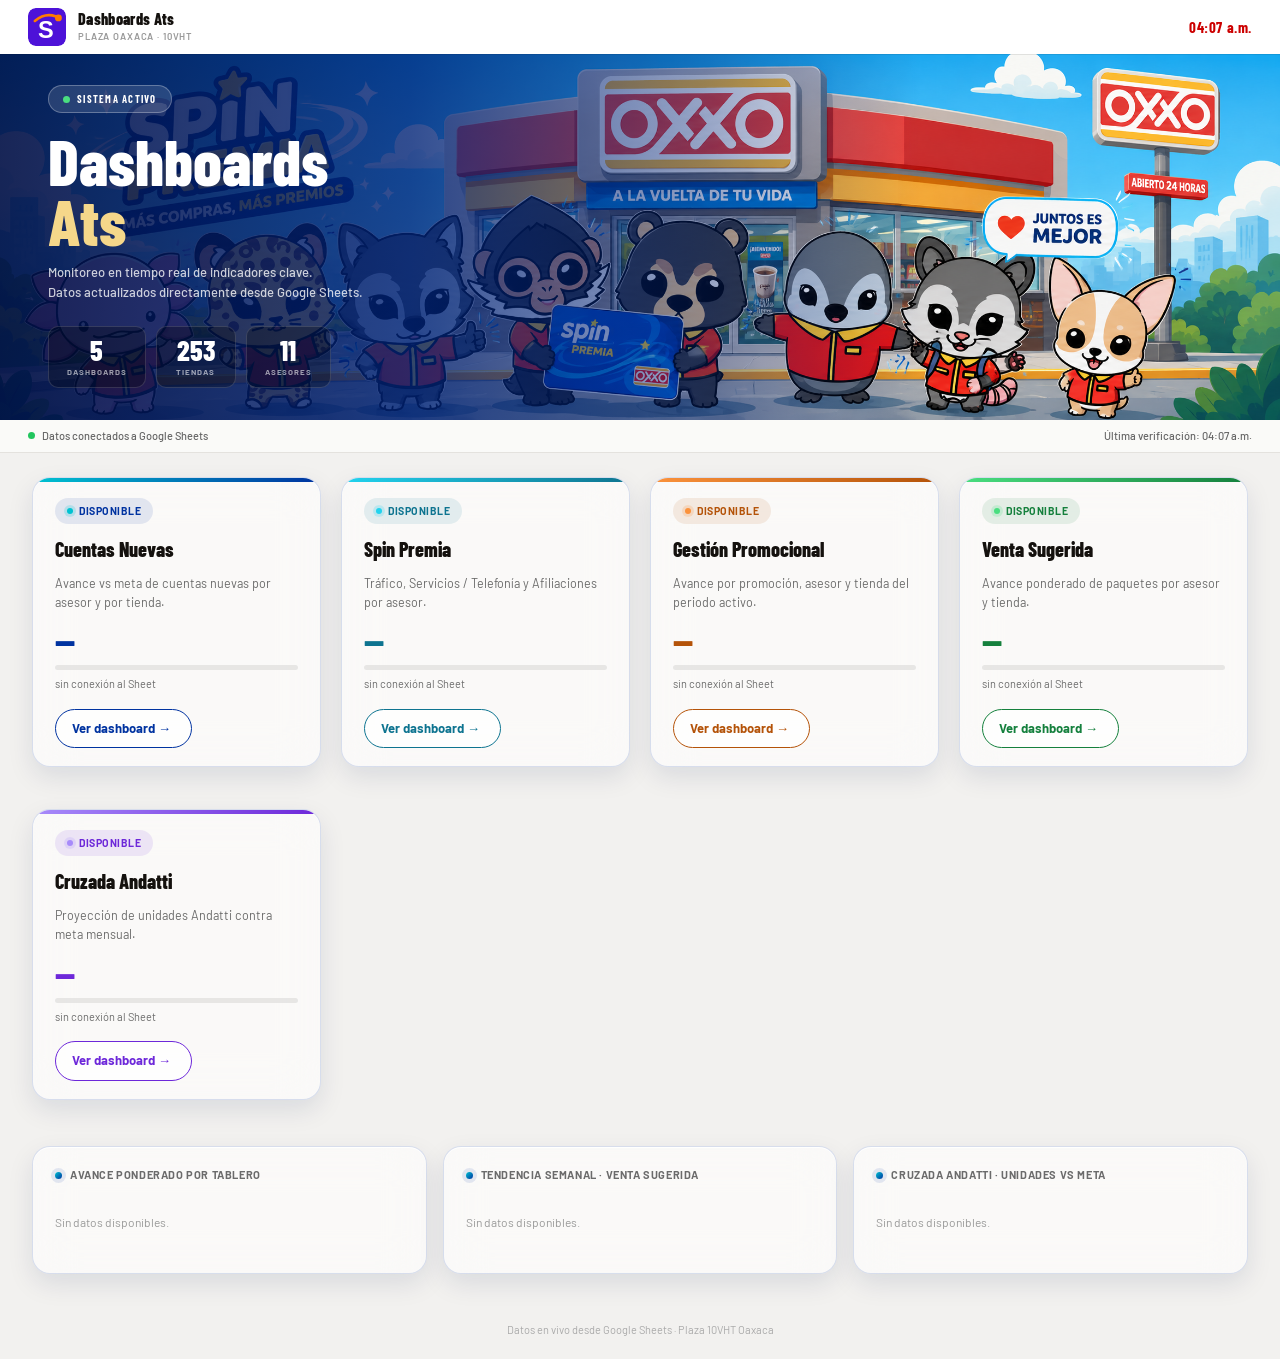
<file: index.html>
<!DOCTYPE html>
<html lang="es">
<head>
<meta charset="UTF-8">
<meta name="viewport" content="width=device-width, initial-scale=1.0">
<title>Dashboards Ats · SPIN BY OXXO Plaza Oaxaca</title>
<link rel="icon" href="spin-s.svg">
<link rel="preconnect" href="https://fonts.googleapis.com">
<link rel="preconnect" href="https://fonts.gstatic.com" crossorigin>
<link rel="stylesheet" href="https://fonts.googleapis.com/css2?family=Barlow+Condensed:wght@600;700;800&family=Barlow:wght@400;500;600;700&display=swap">
<link rel="stylesheet" href="styles.css">
<style>
/* ── Hub-page overrides (solo lo que difiere del sistema de dashboards) ── */
/* Full-bleed: sin el max-width/padding que styles.css da a los dashboards */
body { background: #F2F1EF; max-width: none; padding: 0; }

/* Header propio — no hereda el glass panel de styles.css (que aplica a <header>) */
.hub-header{
  display:flex;align-items:center;justify-content:space-between;
  padding:0 28px;height:54px;background:#fff;
  box-shadow:0 1px 0 rgba(0,0,0,.09);
  position:sticky;top:0;z-index:200;
  border-radius:0;margin-bottom:0;border:none;
  backdrop-filter:none;-webkit-backdrop-filter:none;
}
.hub-header::before{display:none}
.hub-header-left{display:flex;align-items:center;gap:12px}
.hub-logo-box{width:38px;height:38px;flex-shrink:0}
.hub-logo-box img{width:100%;height:100%;display:block;border-radius:8px}
.hub-brand-title{
  font-family:'Barlow Condensed',sans-serif;font-size:16px;font-weight:800;
  color:#14110E;letter-spacing:.02em;line-height:1;
}
.hub-brand-sub{font-size:9.5px;font-weight:600;color:#999;letter-spacing:.09em;text-transform:uppercase;margin-top:2px}
.hub-clock{
  font-family:'Barlow Condensed',sans-serif;font-size:15px;font-weight:700;
  color:#CC0000;letter-spacing:.04em;
}

/* ── HERO ── */
.hub-hero{position:relative;overflow:hidden;display:block;}
.hub-banner{display:block;width:100%;height:auto;}

/* Gradiente azul cubre el lado izquierdo para legibilidad del texto */
.hub-hero-overlay{
  position:absolute;inset:0;z-index:1;
  background:linear-gradient(90deg,
    rgba(0,15,70,.90) 0%,
    rgba(0,35,120,.80) 32%,
    rgba(0,35,120,.40) 55%,
    transparent 72%);
}
.hub-hero-content{
  position:absolute;inset:0;z-index:2;
  padding:36px 48px;
  display:flex;flex-direction:column;justify-content:center;
  max-width:580px;
}
.hub-badge{
  display:inline-flex;align-items:center;gap:7px;
  background:rgba(255,255,255,.13);border:1px solid rgba(255,255,255,.28);
  border-radius:20px;padding:5px 14px;margin-bottom:18px;width:max-content;
  font-family:'Barlow Condensed',sans-serif;font-size:10.5px;font-weight:700;
  color:#fff;letter-spacing:.12em;text-transform:uppercase;
}
.hub-badge-dot{width:7px;height:7px;border-radius:50%;background:#4ADE80;animation:pulse 2s infinite;flex-shrink:0}
@keyframes pulse{0%,100%{opacity:1}50%{opacity:.4}}
.hub-hero-title{
  font-family:'Barlow Condensed',sans-serif;
  font-size:clamp(48px,5vw,80px);font-weight:800;
  line-height:.93;color:#fff;margin-bottom:12px;
}
.hub-hero-title .accent{color:#F5D78A;display:block}
.hub-hero-desc{
  font-size:13px;font-weight:500;color:rgba(255,255,255,.78);
  line-height:1.55;margin-bottom:24px;max-width:400px;
}
.hub-stats{display:flex;gap:10px;flex-wrap:wrap}
.hub-stat{
  background:rgba(0,0,0,.28);border:1px solid rgba(255,255,255,.14);
  border-radius:10px;padding:9px 18px;
  display:flex;flex-direction:column;align-items:center;min-width:80px;
}
.hub-stat-n{font-family:'Barlow Condensed',sans-serif;font-size:28px;font-weight:800;color:#fff;line-height:1;}
.hub-stat-l{font-size:8px;font-weight:700;color:rgba(255,255,255,.6);letter-spacing:.12em;text-transform:uppercase;margin-top:2px}

/* ── STATUS BAR ── */
.hub-statusbar{
  display:flex;align-items:center;justify-content:space-between;
  background:#FAFAF8;border-bottom:1px solid #E4E2DE;
  padding:8px 28px;font-size:11px;font-weight:500;color:#666;
}
.hub-status-live{display:flex;align-items:center;gap:7px}
.hub-status-dot{width:7px;height:7px;border-radius:50%;background:#22C55E;flex-shrink:0}

/* Grid y footer */
.dash-grid{padding:24px 32px;margin:0}

/* Métrica en vivo dentro de cada card */
.dash-metric{width:100%;margin:2px 0 6px}
.dash-metric-val{
  font-family:'Barlow Condensed',sans-serif;font-size:34px;font-weight:800;
  line-height:1;color:var(--dash-azul,var(--azul));font-variant-numeric:tabular-nums;
}
.dash-metric-bar{height:5px;border-radius:99px;background:rgba(10,10,10,.08);margin-top:8px;overflow:hidden}
.dash-metric-bar i{
  display:block;height:100%;width:0;border-radius:99px;
  background:linear-gradient(90deg,var(--dash-azul2,var(--azul2)),var(--dash-azul,var(--azul)));
  transition:width .8s cubic-bezier(.2,.8,.2,1);
}
.dash-metric-sub{font-size:11px;color:var(--gris,#6B6B6B);margin-top:6px}

/* Gráficas del resumen */
.hub-charts{
  display:grid;grid-template-columns:repeat(3,1fr);gap:16px;
  padding:0 32px;margin:0;
}
.hub-charts .card.mini{margin-bottom:0}
.hub-chart-empty{font-size:12px;color:#999;padding:24px 0}
@media(max-width:1080px){.hub-charts{grid-template-columns:1fr}}
.hub-footer{text-align:center;padding:20px;font-size:11px;color:#aaa}

@media(max-width:700px){
  .hub-hero-content{padding:24px 20px;max-width:100%}
  .hub-header{padding:0 16px}
  .hub-statusbar{padding:8px 16px}
  .dash-grid{padding:16px}
  .hub-hero-overlay{background:rgba(0,15,70,.82)}
}
</style>
</head>
<body>

<!-- ── HEADER ── -->
<div class="hub-header" role="banner">
  <div class="hub-header-left">
    <div class="hub-logo-box">
      <img src="spin-s.svg" alt="SPIN">
    </div>
    <div>
      <div class="hub-brand-title">Dashboards Ats</div>
      <div class="hub-brand-sub">Plaza Oaxaca · 10VHT</div>
    </div>
  </div>
  <span class="hub-clock" id="hubClock"></span>
</div>

<!-- ── HERO ── -->
<section class="hub-hero">
  <img class="hub-banner" src="banner.png" alt="SPIN PREMIA · Plaza Oaxaca">
  <div class="hub-hero-overlay"></div>
  <div class="hub-hero-content">
    <div class="hub-badge">
      <span class="hub-badge-dot"></span>
      Sistema activo
    </div>
    <h1 class="hub-hero-title">
      Dashboards
      <span class="accent">Ats</span>
    </h1>
    <p class="hub-hero-desc">
      Monitoreo en tiempo real de indicadores clave.<br>
      Datos actualizados directamente desde Google Sheets.
    </p>
    <div class="hub-stats">
      <div class="hub-stat">
        <span class="hub-stat-n">5</span>
        <span class="hub-stat-l">Dashboards</span>
      </div>
      <div class="hub-stat">
        <span class="hub-stat-n">253</span>
        <span class="hub-stat-l">Tiendas</span>
      </div>
      <div class="hub-stat">
        <span class="hub-stat-n">11</span>
        <span class="hub-stat-l">Asesores</span>
      </div>
    </div>
  </div>
</section>

<!-- ── STATUS BAR ── -->
<div class="hub-statusbar">
  <div class="hub-status-live">
    <span class="hub-status-dot"></span>
    <span>Datos conectados a Google Sheets</span>
  </div>
  <span id="hubLastCheck">Última verificación: —</span>
</div>

<!-- ── DASHBOARD CARDS ── -->
<div class="dash-grid">
  <div class="card mini dash-card" style="--dash-azul:#0033A0;--dash-azul2:#00C2D1">
    <span class="dash-status live">Disponible</span>
    <div class="dash-name">Cuentas Nuevas</div>
    <p class="dash-desc">Avance vs meta de cuentas nuevas por asesor y por tienda.</p>
    <div class="dash-metric" id="rd1">
      <div class="dash-metric-val">…</div>
      <div class="dash-metric-bar"><i></i></div>
      <div class="dash-metric-sub">cargando…</div>
    </div>
    <a class="btn-inicio" href="cuentas-nuevas.html">Ver dashboard →</a>
  </div>

  <div class="card mini dash-card" style="--dash-azul:#0E7490;--dash-azul2:#22D3EE">
    <span class="dash-status live">Disponible</span>
    <div class="dash-name">Spin Premia</div>
    <p class="dash-desc">Tráfico, Servicios / Telefonía y Afiliaciones por asesor.</p>
    <div class="dash-metric" id="rd2">
      <div class="dash-metric-val">…</div>
      <div class="dash-metric-bar"><i></i></div>
      <div class="dash-metric-sub">cargando…</div>
    </div>
    <a class="btn-inicio" href="spin-premia.html">Ver dashboard →</a>
  </div>

  <div class="card mini dash-card" style="--dash-azul:#B45309;--dash-azul2:#FB923C">
    <span class="dash-status live">Disponible</span>
    <div class="dash-name">Gestión Promocional</div>
    <p class="dash-desc">Avance por promoción, asesor y tienda del periodo activo.</p>
    <div class="dash-metric" id="rd3">
      <div class="dash-metric-val">…</div>
      <div class="dash-metric-bar"><i></i></div>
      <div class="dash-metric-sub">cargando…</div>
    </div>
    <a class="btn-inicio" href="dashboard3.html">Ver dashboard →</a>
  </div>

  <div class="card mini dash-card" style="--dash-azul:#15803D;--dash-azul2:#4ADE80">
    <span class="dash-status live">Disponible</span>
    <div class="dash-name">Venta Sugerida</div>
    <p class="dash-desc">Avance ponderado de paquetes por asesor y tienda.</p>
    <div class="dash-metric" id="rd4">
      <div class="dash-metric-val">…</div>
      <div class="dash-metric-bar"><i></i></div>
      <div class="dash-metric-sub">cargando…</div>
    </div>
    <a class="btn-inicio" href="dashboard4.html">Ver dashboard →</a>
  </div>

  <div class="card mini dash-card" style="--dash-azul:#6D28D9;--dash-azul2:#A78BFA">
    <span class="dash-status live">Disponible</span>
    <div class="dash-name">Cruzada Andatti</div>
    <p class="dash-desc">Proyección de unidades Andatti contra meta mensual.</p>
    <div class="dash-metric" id="rd5">
      <div class="dash-metric-val">…</div>
      <div class="dash-metric-bar"><i></i></div>
      <div class="dash-metric-sub">cargando…</div>
    </div>
    <a class="btn-inicio" href="dashboard5.html">Ver dashboard →</a>
  </div>
</div>

<!-- ── GRÁFICAS DEL RESUMEN ── -->
<div class="hub-charts">
  <div class="card mini">
    <h2>Avance ponderado por tablero</h2>
    <div id="chartAvance"><div class="hub-chart-empty">Cargando…</div></div>
  </div>
  <div class="card mini">
    <h2>Tendencia semanal · Venta Sugerida</h2>
    <div id="chartSemanal"><div class="hub-chart-empty">Cargando…</div></div>
  </div>
  <div class="card mini">
    <h2>Cruzada Andatti · unidades vs meta</h2>
    <div id="chartAndatti"><div class="hub-chart-empty">Cargando…</div></div>
  </div>
</div>

<footer class="hub-footer">Datos en vivo desde Google Sheets · Plaza 10VHT Oaxaca</footer>

<script>
function updateClock() {
  const now = new Date();
  let h = now.getHours(), m = now.getMinutes();
  const ampm = h >= 12 ? 'p.m.' : 'a.m.';
  h = h % 12 || 12;
  const t = `${String(h).padStart(2,'0')}:${String(m).padStart(2,'0')} ${ampm}`;
  document.getElementById('hubClock').textContent = t;
  document.getElementById('hubLastCheck').textContent = `Última verificación: ${t}`;
}
updateClock();
setInterval(updateClock, 30000);
</script>
<script src="hub-resumen.js"></script>
</body>
</html>
</file>
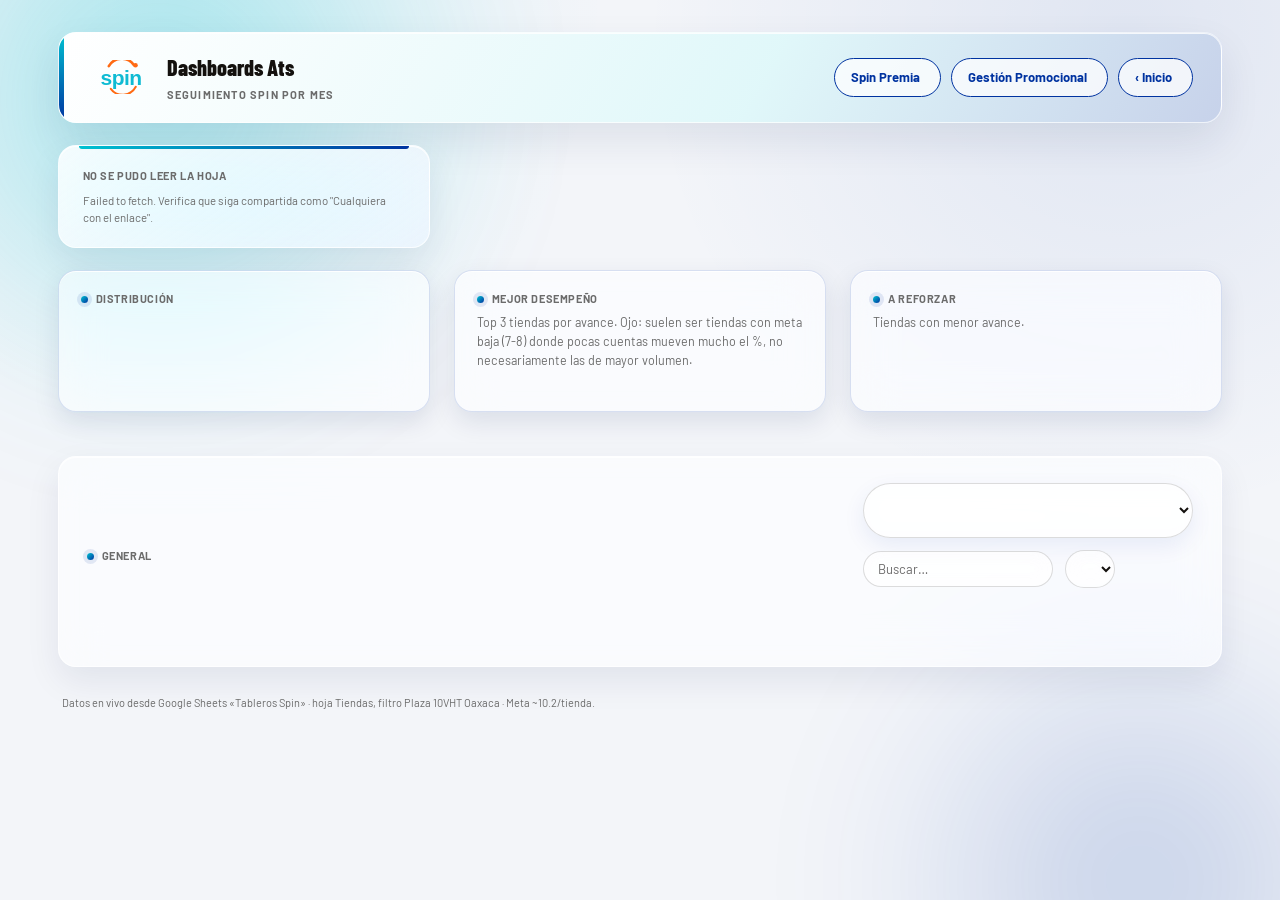
<file: cuentas-nuevas.html>
<!DOCTYPE html>
<html lang="es">
<head>
<meta charset="UTF-8">
<meta name="viewport" content="width=device-width, initial-scale=1.0">
<meta name="description" content="Dashboard de Cuentas Nuevas SPIN BY OXXO · Plaza Oaxaca. Avance vs meta por asesor y tienda, actualizado en vivo desde Google Sheets.">
<title>Dashboard SPIN BY OXXO · Plaza Oaxaca</title>
<link rel="icon" href="spin-s.svg">
<link rel="preconnect" href="https://fonts.googleapis.com">
<link rel="preconnect" href="https://fonts.gstatic.com" crossorigin>
<link rel="stylesheet" href="https://fonts.googleapis.com/css2?family=Barlow+Condensed:wght@600;700;800&family=Barlow:wght@400;500;600;700&display=swap">
<link rel="stylesheet" href="styles.css">
</head>
<body>
<div class="bg-glow" aria-hidden="true"></div>

<header>
  <div class="brand">
    <img class="logo-spin" src="spin-logo.svg" alt="SPIN">
    <div>
      <h1>Dashboards Ats</h1>
      <div class="sub">Seguimiento Spin por mes</div>
    </div>
  </div>
  <div class="nav-links">
    <a class="btn-inicio" href="spin-premia.html" title="Ir al dashboard de Avance Spin Premia">Spin Premia</a>
    <a class="btn-inicio" href="dashboard3.html" title="Ir al dashboard de Gestión Promocional">Gestión Promocional</a>
    <a class="btn-inicio" href="index.html" title="Volver al Centro de Dashboards">‹ Inicio</a>
  </div>
</header>

<section class="kpis kpis-4" id="kpis"></section>

<div class="insights-grid">
  <div class="card mini">
    <h2>Distribución</h2>
    <div class="hint" id="distHint"></div>
    <div class="donut-row" id="distDonut"></div>
  </div>
  <div class="card mini">
    <h2>Mejor desempeño</h2>
    <div class="hint">Top 3 tiendas por avance. Ojo: suelen ser tiendas con meta baja (7-8) donde pocas cuentas mueven mucho el %, no necesariamente las de mayor volumen.</div>
    <div id="topList"></div>
  </div>
  <div class="card mini">
    <h2>A reforzar</h2>
    <div class="hint">Tiendas con menor avance.</div>
    <div id="bottomList"></div>
  </div>
</div>

<div class="card">
  <div class="cardtop">
    <div>
      <h2 id="detailTitle">General</h2>
      <div class="hint" id="hint"></div>
    </div>
    <div class="tools">
      <select class="sortby" id="asesorFilter"></select>
      <input class="search" id="buscar" type="search" placeholder="Buscar…" autocomplete="off">
      <select class="sortby" id="orden"></select>
    </div>
  </div>
  <div class="general-gauge" id="generalGauge"></div>
  <div class="dist" id="dist"></div>
  <div id="alist"></div>
  <div class="empty" id="empty" hidden>Sin resultados con ese filtro.</div>
</div>

<footer>Datos en vivo desde Google Sheets «Tableros Spin» · hoja Tiendas, filtro Plaza 10VHT Oaxaca · Meta ~10.2/tienda.</footer>

<div class="modal-overlay" id="modalOverlay" hidden>
  <div class="modal" role="dialog" aria-modal="true" aria-labelledby="modalTitle">
    <div class="modal-head">
      <div>
        <h2 id="modalTitle" class="modal-title"></h2>
        <div class="hint" id="modalSub"></div>
      </div>
      <button class="modal-close" id="modalClose" aria-label="Cerrar">x</button>
    </div>
    <input class="search" id="modalBuscar" type="search" placeholder="Buscar tienda..." autocomplete="off">
    <div id="modalList" class="modal-list"></div>
  </div>
</div>
<div class="chart-tip" id="chartTip" hidden></div>

<script src="sheet.js"></script>
<script src="app.js"></script>
</body>
</html>
</file>
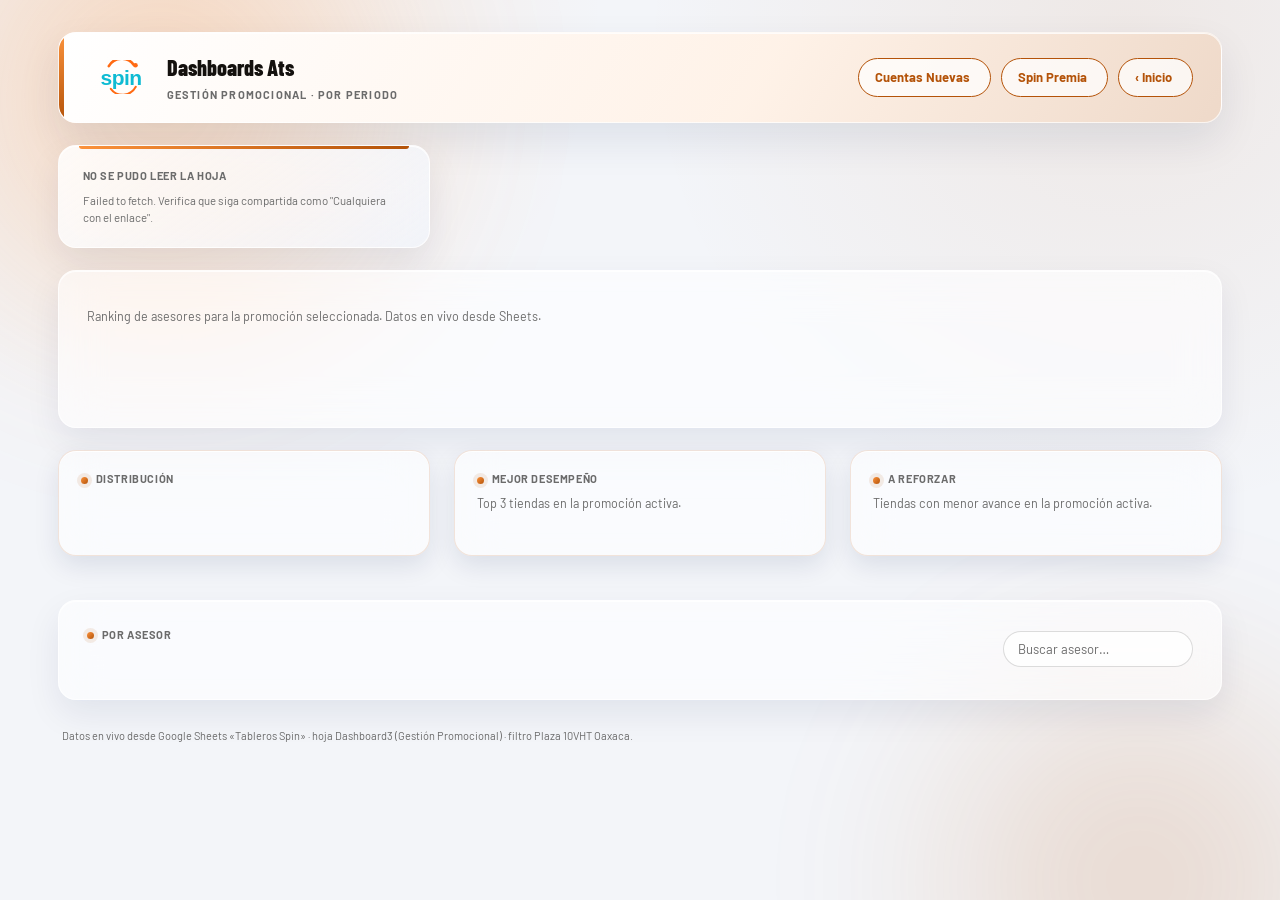
<file: dashboard3.html>
<!DOCTYPE html>
<html lang="es">
<head>
<meta charset="UTF-8">
<meta name="viewport" content="width=device-width, initial-scale=1.0">
<meta name="description" content="Dashboard de Gestión Promocional · Plaza Oaxaca. Avance por promoción, asesor y tienda, actualizado en vivo desde Google Sheets.">
<title>Gestión Promocional · Plaza Oaxaca</title>
<link rel="icon" href="spin-s.svg">
<link rel="preconnect" href="https://fonts.googleapis.com">
<link rel="preconnect" href="https://fonts.gstatic.com" crossorigin>
<link rel="stylesheet" href="https://fonts.googleapis.com/css2?family=Barlow+Condensed:wght@600;700;800&family=Barlow:wght@400;500;600;700&display=swap">
<link rel="stylesheet" href="styles.css">
<link rel="stylesheet" href="premia.css">
<style>:root{--azul:#B45309;--azul2:#FB923C}</style>
</head>
<body>
<div class="bg-glow" aria-hidden="true"></div>

<header>
  <div class="brand">
    <img class="logo-spin" src="spin-logo.svg" alt="SPIN">
    <div>
      <h1>Dashboards Ats</h1>
      <div class="sub">Gestión Promocional · por periodo</div>
    </div>
  </div>
  <div class="nav-links">
    <a class="btn-inicio" href="cuentas-nuevas.html" title="Ir al dashboard de Cuentas Nuevas">Cuentas Nuevas</a>
    <a class="btn-inicio" href="spin-premia.html" title="Ir al dashboard de Avance Spin Premia">Spin Premia</a>
    <a class="btn-inicio" href="index.html" title="Volver al Centro de Dashboards">‹ Inicio</a>
  </div>
</header>

<section class="kpis kpis-4" id="kpis"></section>

<div class="card">
  <div class="cardtop">
    <div>
      <div class="tabs" id="promoTabs"></div>
      <div class="hint">Ranking de asesores para la promoción seleccionada. Datos en vivo desde Sheets.</div>
    </div>
  </div>

  <div class="chart-wrap" id="chart"></div>
</div>

<div class="insights-grid">
  <div class="card mini">
    <h2>Distribución</h2>
    <div class="hint" id="distHint"></div>
    <div class="donut-row" id="distDonut"></div>
  </div>
  <div class="card mini">
    <h2>Mejor desempeño</h2>
    <div class="hint">Top 3 tiendas en la promoción activa.</div>
    <div id="topList"></div>
  </div>
  <div class="card mini">
    <h2>A reforzar</h2>
    <div class="hint">Tiendas con menor avance en la promoción activa.</div>
    <div id="bottomList"></div>
  </div>
</div>

<div class="card">
  <div class="cardtop">
    <div>
      <h2>Por Asesor</h2>
      <div class="hint" id="hint"></div>
    </div>
    <div class="tools">
      <input class="search" id="buscar" type="search" placeholder="Buscar asesor…" autocomplete="off">
    </div>
  </div>

  <div id="alist"></div>
  <div class="empty" id="empty" hidden>Sin resultados con ese filtro.</div>
</div>

<footer>Datos en vivo desde Google Sheets «Tableros Spin» · hoja Dashboard3 (Gestión Promocional) · filtro Plaza 10VHT Oaxaca.</footer>

<div class="modal-overlay" id="modalOverlay" hidden>
  <div class="modal" role="dialog" aria-modal="true" aria-labelledby="modalTitle">
    <div class="modal-head">
      <div>
        <h2 id="modalTitle" class="modal-title"></h2>
        <div class="hint" id="modalSub"></div>
      </div>
      <button class="modal-close" id="modalClose" aria-label="Cerrar">✕</button>
    </div>
    <input class="search" id="modalBuscar" type="search" placeholder="Buscar tienda…" autocomplete="off">
    <div id="modalList" class="modal-list"></div>
  </div>
</div>

<div class="chart-tip" id="chartTip" hidden></div>

<script src="dashboard3-sheet.js"></script>
<script src="dashboard3.js"></script>
</body>
</html>
</file>
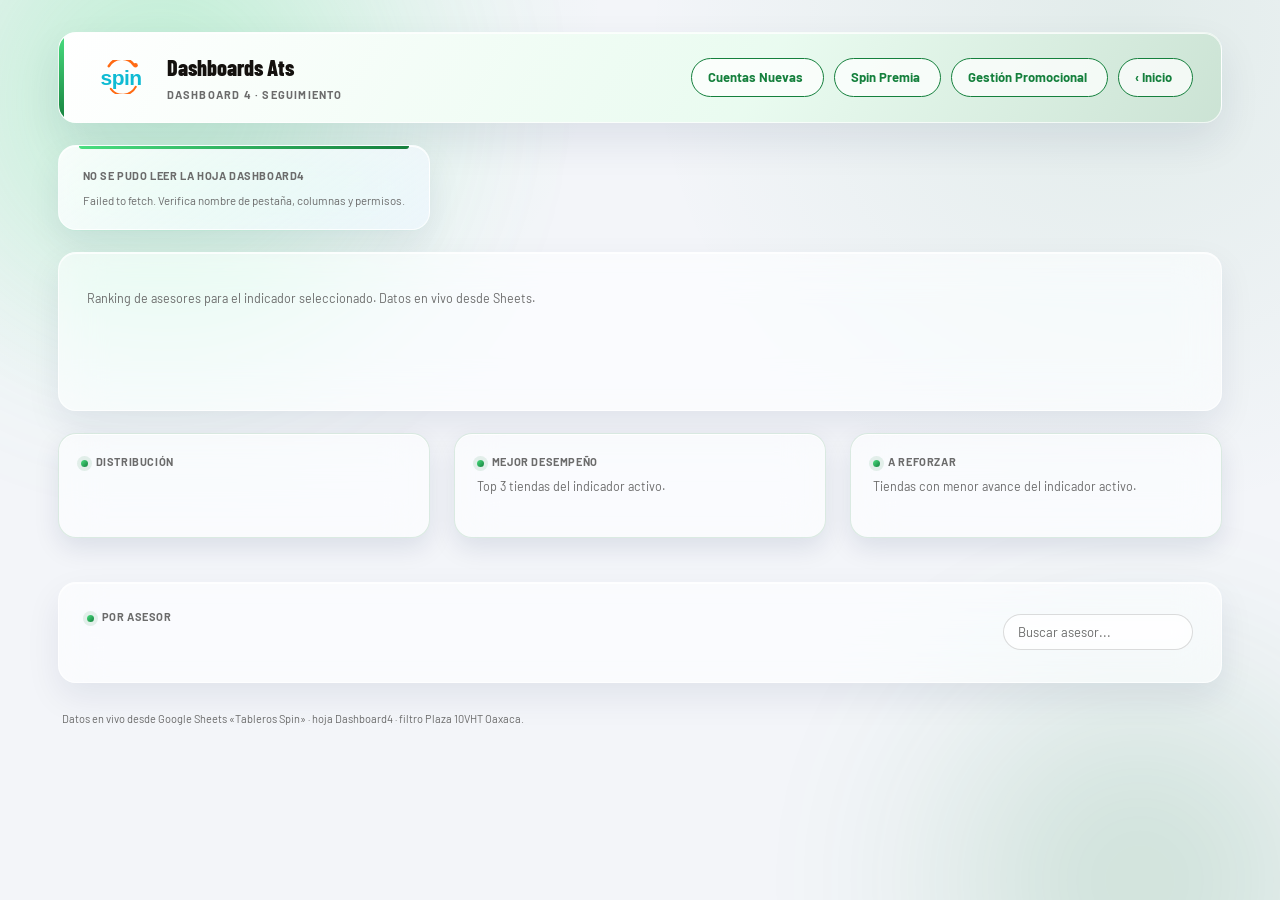
<file: dashboard4.html>
<!DOCTYPE html>
<html lang="es">
<head>
<meta charset="UTF-8">
<meta name="viewport" content="width=device-width, initial-scale=1.0">
<meta name="description" content="Dashboard 4 SPIN BY OXXO · Plaza Oaxaca. Seguimiento por indicador, asesor y tienda, actualizado en vivo desde Google Sheets.">
<title>Dashboard 4 · Plaza Oaxaca</title>
<link rel="icon" href="spin-s.svg">
<link rel="preconnect" href="https://fonts.googleapis.com">
<link rel="preconnect" href="https://fonts.gstatic.com" crossorigin>
<link rel="stylesheet" href="https://fonts.googleapis.com/css2?family=Barlow+Condensed:wght@600;700;800&family=Barlow:wght@400;500;600;700&display=swap">
<link rel="stylesheet" href="styles.css">
<link rel="stylesheet" href="premia.css">
<style>:root{--azul:#15803D;--azul2:#4ADE80}</style>
</head>
<body>
<div class="bg-glow" aria-hidden="true"></div>

<header>
  <div class="brand">
    <img class="logo-spin" src="spin-logo.svg" alt="SPIN">
    <div>
      <h1>Dashboards Ats</h1>
      <div class="sub">Dashboard 4 · seguimiento</div>
    </div>
  </div>
  <div class="nav-links">
    <a class="btn-inicio" href="cuentas-nuevas.html" title="Ir al dashboard de Cuentas Nuevas">Cuentas Nuevas</a>
    <a class="btn-inicio" href="spin-premia.html" title="Ir al dashboard de Avance Spin Premia">Spin Premia</a>
    <a class="btn-inicio" href="dashboard3.html" title="Ir a Gestión Promocional">Gestión Promocional</a>
    <a class="btn-inicio" href="index.html" title="Volver al Centro de Dashboards">‹ Inicio</a>
  </div>
</header>

<section class="kpis kpis-4" id="kpis"></section>

<div class="card">
  <div class="cardtop">
    <div>
      <div class="tabs" id="metricTabs"></div>
      <div class="hint">Ranking de asesores para el indicador seleccionado. Datos en vivo desde Sheets.</div>
    </div>
  </div>
  <div class="chart-wrap" id="chart"></div>
</div>

<div class="insights-grid">
  <div class="card mini">
    <h2>Distribución</h2>
    <div class="hint" id="distHint"></div>
    <div class="donut-row" id="distDonut"></div>
  </div>
  <div class="card mini">
    <h2>Mejor desempeño</h2>
    <div class="hint">Top 3 tiendas del indicador activo.</div>
    <div id="topList"></div>
  </div>
  <div class="card mini">
    <h2>A reforzar</h2>
    <div class="hint">Tiendas con menor avance del indicador activo.</div>
    <div id="bottomList"></div>
  </div>
</div>

<div class="card">
  <div class="cardtop">
    <div>
      <h2>Por Asesor</h2>
      <div class="hint" id="hint"></div>
    </div>
    <div class="tools">
      <input class="search" id="buscar" type="search" placeholder="Buscar asesor..." autocomplete="off">
    </div>
  </div>
  <div id="alist"></div>
  <div class="empty" id="empty" hidden>Sin resultados con ese filtro.</div>
</div>

<footer>Datos en vivo desde Google Sheets «Tableros Spin» · hoja Dashboard4 · filtro Plaza 10VHT Oaxaca.</footer>

<div class="modal-overlay" id="modalOverlay" hidden>
  <div class="modal" role="dialog" aria-modal="true" aria-labelledby="modalTitle">
    <div class="modal-head">
      <div>
        <h2 id="modalTitle" class="modal-title"></h2>
        <div class="hint" id="modalSub"></div>
      </div>
      <button class="modal-close" id="modalClose" aria-label="Cerrar">x</button>
    </div>
    <input class="search" id="modalBuscar" type="search" placeholder="Buscar tienda..." autocomplete="off">
    <div id="modalList" class="modal-list"></div>
  </div>
</div>

<div class="chart-tip" id="chartTip" hidden></div>

<script src="dashboard4-sheet.js"></script>
<script src="dashboard4.js"></script>
</body>
</html>
</file>
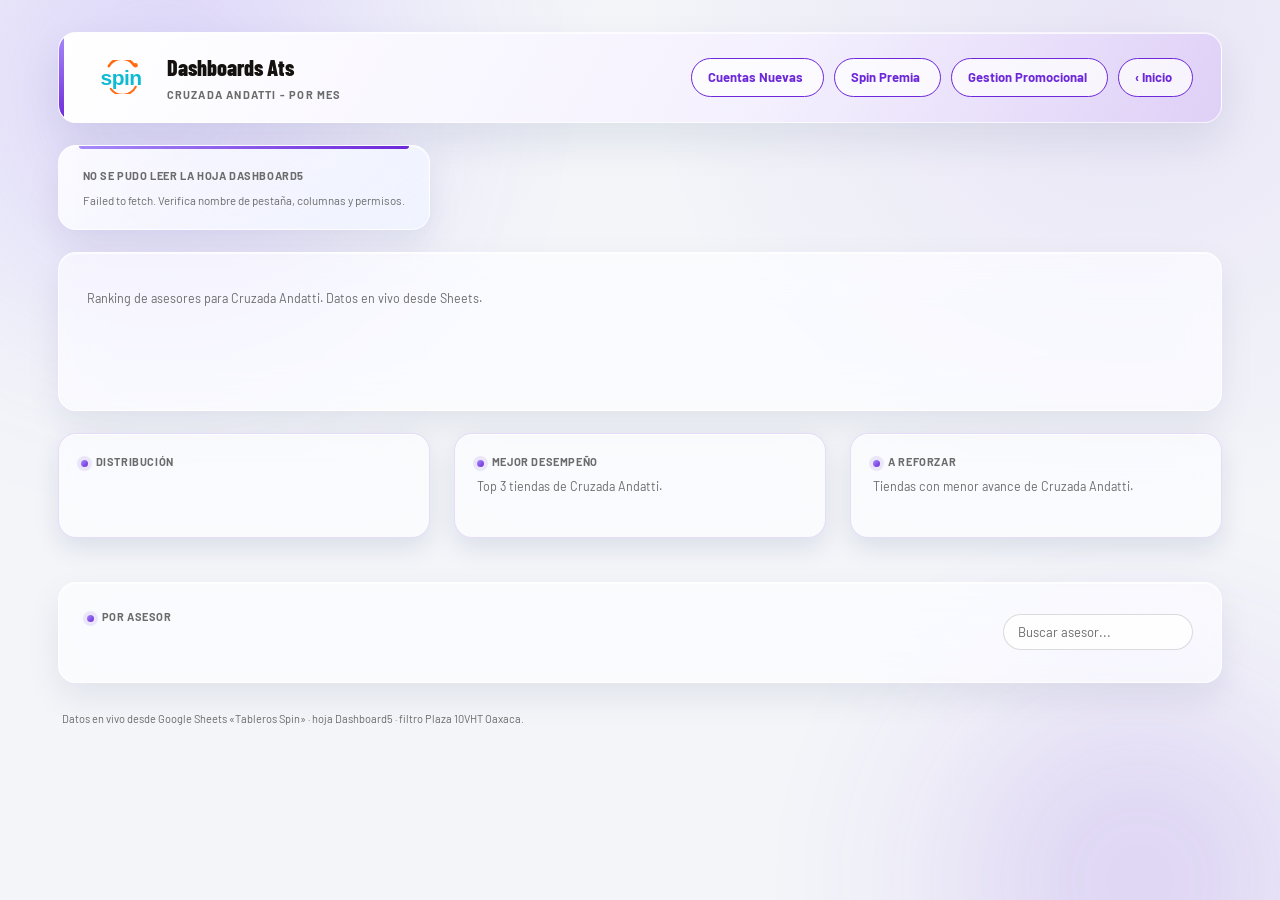
<file: dashboard5.html>
<!DOCTYPE html>
<html lang="es">
<head>
<meta charset="UTF-8">
<meta name="viewport" content="width=device-width, initial-scale=1.0">
<meta name="description" content="Cruzada Andatti SPIN BY OXXO - Plaza Oaxaca. Seguimiento por asesor y tienda, actualizado en vivo desde Google Sheets.">
<title>Cruzada Andatti - Plaza Oaxaca</title>
<link rel="icon" href="spin-s.svg">
<link rel="preconnect" href="https://fonts.googleapis.com">
<link rel="preconnect" href="https://fonts.gstatic.com" crossorigin>
<link rel="stylesheet" href="https://fonts.googleapis.com/css2?family=Barlow+Condensed:wght@600;700;800&family=Barlow:wght@400;500;600;700&display=swap">
<link rel="stylesheet" href="styles.css">
<link rel="stylesheet" href="premia.css">
<style>:root{--azul:#6D28D9;--azul2:#A78BFA}</style>
</head>
<body>
<div class="bg-glow" aria-hidden="true"></div>

<header>
  <div class="brand">
    <img class="logo-spin" src="spin-logo.svg" alt="SPIN">
    <div>
      <h1>Dashboards Ats</h1>
      <div class="sub">Cruzada Andatti - por mes</div>
    </div>
  </div>
  <div class="nav-links">
    <a class="btn-inicio" href="cuentas-nuevas.html" title="Ir al dashboard de Cuentas Nuevas">Cuentas Nuevas</a>
    <a class="btn-inicio" href="spin-premia.html" title="Ir al dashboard de Avance Spin Premia">Spin Premia</a>
    <a class="btn-inicio" href="dashboard3.html" title="Ir a Gestion Promocional">Gestion Promocional</a>
    <a class="btn-inicio" href="index.html" title="Volver al Centro de Dashboards">&lsaquo; Inicio</a>
  </div>
</header>

<section class="kpis kpis-4" id="kpis"></section>

<div class="card">
  <div class="cardtop">
    <div>
      <div class="tabs" id="metricTabs"></div>
      <div class="hint">Ranking de asesores para Cruzada Andatti. Datos en vivo desde Sheets.</div>
    </div>
  </div>
  <div class="chart-wrap" id="chart"></div>
</div>

<div class="insights-grid">
  <div class="card mini">
    <h2>Distribución</h2>
    <div class="hint" id="distHint"></div>
    <div class="donut-row" id="distDonut"></div>
  </div>
  <div class="card mini">
    <h2>Mejor desempeño</h2>
    <div class="hint">Top 3 tiendas de Cruzada Andatti.</div>
    <div id="topList"></div>
  </div>
  <div class="card mini">
    <h2>A reforzar</h2>
    <div class="hint">Tiendas con menor avance de Cruzada Andatti.</div>
    <div id="bottomList"></div>
  </div>
</div>

<div class="card">
  <div class="cardtop">
    <div>
      <h2>Por Asesor</h2>
      <div class="hint" id="hint"></div>
    </div>
    <div class="tools">
      <input class="search" id="buscar" type="search" placeholder="Buscar asesor..." autocomplete="off">
    </div>
  </div>
  <div id="alist"></div>
  <div class="empty" id="empty" hidden>Sin resultados con ese filtro.</div>
</div>

<footer>Datos en vivo desde Google Sheets «Tableros Spin» · hoja Dashboard5 · filtro Plaza 10VHT Oaxaca.</footer>

<div class="modal-overlay" id="modalOverlay" hidden>
  <div class="modal" role="dialog" aria-modal="true" aria-labelledby="modalTitle">
    <div class="modal-head">
      <div>
        <h2 id="modalTitle" class="modal-title"></h2>
        <div class="hint" id="modalSub"></div>
      </div>
      <button class="modal-close" id="modalClose" aria-label="Cerrar">x</button>
    </div>
    <input class="search" id="modalBuscar" type="search" placeholder="Buscar tienda..." autocomplete="off">
    <div id="modalList" class="modal-list"></div>
  </div>
</div>

<div class="chart-tip" id="chartTip" hidden></div>

<script src="dashboard5-sheet.js"></script>
<script src="dashboard5.js"></script>
</body>
</html>
</file>
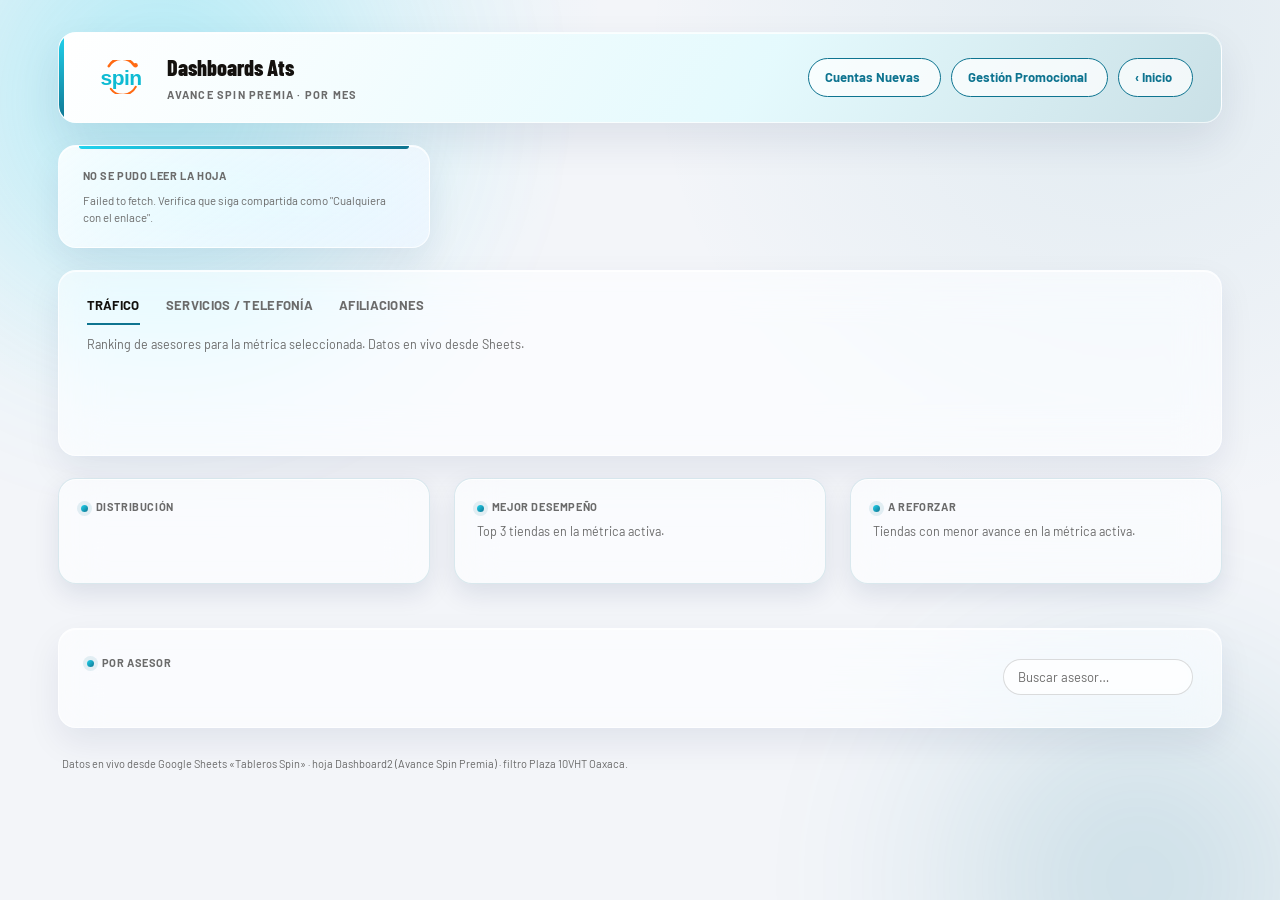
<file: spin-premia.html>
<!DOCTYPE html>
<html lang="es">
<head>
<meta charset="UTF-8">
<meta name="viewport" content="width=device-width, initial-scale=1.0">
<meta name="description" content="Dashboard de Avance Spin Premia · Plaza Oaxaca. Tráfico, Servicios y Afiliaciones por asesor, actualizado en vivo desde Google Sheets.">
<title>Avance Spin Premia · Plaza Oaxaca</title>
<link rel="icon" href="spin-s.svg">
<link rel="preconnect" href="https://fonts.googleapis.com">
<link rel="preconnect" href="https://fonts.gstatic.com" crossorigin>
<link rel="stylesheet" href="https://fonts.googleapis.com/css2?family=Barlow+Condensed:wght@600;700;800&family=Barlow:wght@400;500;600;700&display=swap">
<link rel="stylesheet" href="styles.css">
<link rel="stylesheet" href="premia.css">
<style>:root{--azul:#0E7490;--azul2:#22D3EE}</style>
</head>
<body>
<div class="bg-glow" aria-hidden="true"></div>

<header>
  <div class="brand">
    <img class="logo-spin" src="spin-logo.svg" alt="SPIN">
    <div>
      <h1>Dashboards Ats</h1>
      <div class="sub">Avance Spin Premia · por mes</div>
    </div>
  </div>
  <div class="nav-links">
    <a class="btn-inicio" href="cuentas-nuevas.html" title="Ir al dashboard de Cuentas Nuevas">Cuentas Nuevas</a>
    <a class="btn-inicio" href="dashboard3.html" title="Ir al dashboard de Gestión Promocional">Gestión Promocional</a>
    <a class="btn-inicio" href="index.html" title="Volver al Centro de Dashboards">‹ Inicio</a>
  </div>
</header>

<section class="kpis kpis-4" id="kpis"></section>

<div class="card">
  <div class="cardtop">
    <div>
      <div class="tabs">
        <button class="tab mtab on" data-m="trafico">Tráfico</button>
        <button class="tab mtab" data-m="servicios">Servicios / Telefonía</button>
        <button class="tab mtab" data-m="afiliaciones">Afiliaciones</button>
      </div>
      <div class="hint">Ranking de asesores para la métrica seleccionada. Datos en vivo desde Sheets.</div>
    </div>
  </div>

  <div class="chart-wrap" id="chart"></div>
</div>

<div class="insights-grid">
  <div class="card mini">
    <h2>Distribución</h2>
    <div class="hint" id="distHint"></div>
    <div class="donut-row" id="distDonut"></div>
  </div>
  <div class="card mini">
    <h2>Mejor desempeño</h2>
    <div class="hint">Top 3 tiendas en la métrica activa.</div>
    <div id="topList"></div>
  </div>
  <div class="card mini">
    <h2>A reforzar</h2>
    <div class="hint">Tiendas con menor avance en la métrica activa.</div>
    <div id="bottomList"></div>
  </div>
</div>

<div class="card">
  <div class="cardtop">
    <div>
      <h2>Por Asesor</h2>
      <div class="hint" id="hint"></div>
    </div>
    <div class="tools">
      <input class="search" id="buscar" type="search" placeholder="Buscar asesor…" autocomplete="off">
    </div>
  </div>

  <div id="alist"></div>
  <div class="empty" id="empty" hidden>Sin resultados con ese filtro.</div>
</div>

<footer>Datos en vivo desde Google Sheets «Tableros Spin» · hoja Dashboard2 (Avance Spin Premia) · filtro Plaza 10VHT Oaxaca.</footer>

<div class="modal-overlay" id="modalOverlay" hidden>
  <div class="modal" role="dialog" aria-modal="true" aria-labelledby="modalTitle">
    <div class="modal-head">
      <div>
        <h2 id="modalTitle" class="modal-title"></h2>
        <div class="hint" id="modalSub"></div>
      </div>
      <button class="modal-close" id="modalClose" aria-label="Cerrar">✕</button>
    </div>
    <input class="search" id="modalBuscar" type="search" placeholder="Buscar tienda…" autocomplete="off">
    <div id="modalList" class="modal-list"></div>
  </div>
</div>

<div class="chart-tip" id="chartTip" hidden></div>

<script src="premia-sheet.js"></script>
<script src="premia.js"></script>
</body>
</html>
</file>
<file: styles.css>
/* ============================================================
   SPIN BY OXXO · Plaza Oaxaca — Vignelli + Liquid Glass, acabado "spatial"
   Estructura Vignelli (grid, dos tamaños, un color identificador,
   flush-left) sobre superficie de vidrio esmerilado premium, en el
   mismo tratamiento que el resto de "Dashboards Ats" (radios grandes,
   acento en degradado, tipografía Barlow) — pero con el azul/cyan de
   SPIN como identificador, no el rojo de OXXO.
   ============================================================ */

:root{
  --azul:   #0033A0;   /* SPIN — azul señal. El único color identificador. */
  --azul2:  #00C2D1;   /* cyan SPIN — extremo del degradado de acento */
  --azul-t: #E3EAF7;
  --alerta: #D6331B;   /* bermellón — reservado exclusivamente para "por debajo de meta" */
  --tinta:  #14110E;
  --gris:   #6B6B6B;
  --gris-t: rgba(10,10,10,.12);
  --papel:  #F3F5F9;

  --font-display: 'Barlow Condensed', Helvetica, Arial, sans-serif;
  --font-body:    'Barlow', Helvetica, Arial, sans-serif;
  --cuerpo: 14px;
  --display: 58px;

  --gutter: 24px;
  --margen: 32px;

  /* vidrio */
  --vidrio:      rgba(255,255,255,.6);
  --vidrio-alto: rgba(255,255,255,.78);
  --borde-v:     rgba(255,255,255,.7);
  --blur: 22px;
}

*{box-sizing:border-box;margin:0;padding:0}
[hidden]{display:none!important}

html,body{height:100%}
body{
  font-family:var(--font-body);
  font-size:var(--cuerpo);
  line-height:1.5;
  background:var(--papel);
  color:var(--tinta);
  max-width:min(1680px,96vw);
  margin:0 auto;
  padding:var(--margen) var(--margen) 64px;
  position:relative;
  isolation:isolate;
}

/* ---------------------------------------------------------------
   Luz de fondo — manchas difusas fijas. Sin esto el vidrio no
   tiene nada que esmerilar; con esto, translucidez real.
   --------------------------------------------------------------- */
.bg-glow{
  position:fixed;inset:0;z-index:-1;overflow:hidden;
  background:
    radial-gradient(circle at 14% 0%, color-mix(in srgb, var(--azul2) 10%, transparent), transparent 30%),
    radial-gradient(circle at 88% 4%, color-mix(in srgb, var(--azul) 8%, transparent), transparent 34%),
    var(--papel);
}
.bg-glow::before,.bg-glow::after{
  content:'';position:absolute;border-radius:50%;filter:blur(90px);
}
.bg-glow::before{
  width:640px;height:640px;top:-220px;left:-160px;
  background:radial-gradient(circle,var(--azul2) 0%,transparent 70%);
  opacity:.3;
}
.bg-glow::after{
  width:560px;height:560px;bottom:-260px;right:-140px;
  background:radial-gradient(circle,var(--azul) 0%,transparent 70%);
  opacity:.24;
}

/* ---------------------------------------------------------------
   Encabezado — flush left, panel de vidrio flotante.
   --------------------------------------------------------------- */
header{
  position:relative;overflow:hidden;
  display:flex;align-items:center;justify-content:space-between;
  flex-wrap:wrap;gap:var(--gutter);
  padding:18px 28px 18px 32px;
  margin-bottom:22px;
  background:linear-gradient(120deg,#FFFFFF,color-mix(in srgb, var(--azul2) 12%, white) 60%,color-mix(in srgb, var(--azul) 22%, white));
  backdrop-filter:blur(var(--blur)) saturate(180%);
  -webkit-backdrop-filter:blur(var(--blur)) saturate(180%);
  border:1px solid var(--borde-v);
  border-radius:18px;
  box-shadow:0 18px 42px rgba(0,30,80,.09), inset 0 1px 0 rgba(255,255,255,.8);
}
header::before{
  content:'';position:absolute;left:0;top:0;bottom:0;width:5px;
  background:linear-gradient(180deg,var(--azul2),var(--azul));
}
.brand{display:flex;align-items:center;gap:16px}

.logo-spin{height:34px;width:auto;display:block}

h1{
  font-family:var(--font-display);
  font-size:22px;font-weight:800;letter-spacing:0;color:var(--tinta);
}
.sub{
  color:var(--gris);font-size:11px;letter-spacing:1.2px;text-transform:uppercase;
  font-weight:700;margin-top:3px;
}

.btn-inicio{
  display:inline-flex;align-items:center;gap:4px;
  border:1.5px solid var(--azul);color:var(--azul);text-decoration:none;
  background:rgba(255,255,255,.75);
  padding:9px 20px 9px 16px;border-radius:99px;
  font-size:13px;font-weight:700;white-space:nowrap;
  transition:background .15s,box-shadow .15s,transform .15s;
}
.btn-inicio:hover{background:#fff;box-shadow:0 4px 14px color-mix(in srgb, var(--azul) 20%, transparent);transform:translateY(-1px)}
.nav-links{display:flex;gap:10px;flex-wrap:wrap}

/* ---------------------------------------------------------------
   KPIs — manifiesto numérico. Cada tarjeta lleva un acento en
   degradado arriba, como el resto del sistema de dashboards.
   --------------------------------------------------------------- */
.kpis{
  display:grid;
  grid-template-columns:1.9fr 1fr 1fr 1fr 1.3fr;
  gap:16px;
  margin-bottom:22px;
}
.kpi{
  position:relative;overflow:hidden;
  padding:22px var(--gutter) 20px;
  background:linear-gradient(145deg,rgba(255,255,255,.86),rgba(240,246,255,.68));
  backdrop-filter:blur(var(--blur)) saturate(180%);
  -webkit-backdrop-filter:blur(var(--blur)) saturate(180%);
  border:1px solid var(--borde-v);
  border-radius:18px;
  box-shadow:0 14px 34px rgba(0,30,80,.08), inset 0 1px 0 rgba(255,255,255,.85);
  transition:transform .2s ease, box-shadow .2s ease;
}
.kpi::before{
  content:'';position:absolute;left:20px;right:20px;top:0;height:3px;border-radius:0 0 3px 3px;
  background:linear-gradient(90deg,var(--azul2),var(--azul));
}
.kpi:hover{transform:translateY(-3px);box-shadow:0 20px 44px rgba(0,30,80,.12), inset 0 1px 0 rgba(255,255,255,.85)}
.kpi .lbl{
  font-size:11px;font-weight:700;letter-spacing:.6px;text-transform:uppercase;color:var(--gris);
}
.kpi .val{
  font-family:var(--font-display);
  font-size:40px;font-weight:800;line-height:1;margin-top:8px;letter-spacing:0;
  font-variant-numeric:tabular-nums;
}
.kpi.hero{background:linear-gradient(135deg,#FFFFFF 0%,color-mix(in srgb, var(--azul2) 12%, white) 45%,color-mix(in srgb, var(--azul) 22%, white) 100%)}
.kpi.hero .val{font-size:var(--display);color:var(--azul);text-shadow:0 10px 26px color-mix(in srgb, var(--azul) 16%, transparent)}
.kpi .vs{font-size:19px;font-weight:400;color:var(--gris)}
.kpi .foot{font-size:11.5px;margin-top:8px;color:var(--gris)}
.kpi.hero .foot{color:var(--tinta)}

.bar-meta{height:5px;border-radius:99px;background:rgba(10,10,10,.08);margin-top:12px;overflow:hidden}
.bar-meta>i{display:block;height:100%;border-radius:99px;background:linear-gradient(90deg,var(--azul2),var(--azul))}

@media(max-width:1080px){.kpis{grid-template-columns:1fr 1fr 1fr}.kpi.hero{grid-column:1/-1}}
@media(max-width:680px){.kpis{grid-template-columns:1fr 1fr}}

/* Variante de 4 columnas (dashboards sin el quinto KPI "prom./tienda"). */
.kpis.kpis-4{grid-template-columns:1.5fr 1fr 1fr 1fr}
@media(max-width:1080px){.kpis.kpis-4{grid-template-columns:1fr 1fr}.kpis.kpis-4 .kpi.hero{grid-column:1/-1}}
@media(max-width:680px){.kpis.kpis-4{grid-template-columns:1fr}}

/* ---------------------------------------------------------------
   Sección de listado — segunda losa de vidrio.
   --------------------------------------------------------------- */
.card{
  padding:26px 28px 12px;
  margin-bottom:22px;
  background:var(--vidrio);
  backdrop-filter:blur(var(--blur)) saturate(180%);
  -webkit-backdrop-filter:blur(var(--blur)) saturate(180%);
  border:1px solid var(--borde-v);
  border-radius:18px;
  box-shadow:0 14px 34px rgba(0,30,80,.08), inset 0 1px 0 rgba(255,255,255,.8);
}
.card h2{
  font-size:11px;font-weight:700;text-transform:uppercase;letter-spacing:.6px;color:var(--gris);
  margin-bottom:6px;
}
.card h2::before{
  content:'';display:inline-block;width:7px;height:7px;margin-right:8px;border-radius:50%;
  background:linear-gradient(135deg,var(--azul2),var(--azul));
  box-shadow:0 0 0 4px color-mix(in srgb, var(--azul) 10%, transparent);vertical-align:middle;
}
.card .hint{font-size:12.5px;color:var(--gris);margin-bottom:24px;max-width:640px}
.cardtop{
  display:flex;align-items:flex-end;justify-content:space-between;flex-wrap:wrap;gap:var(--gutter);
  margin-bottom:20px;
}

/* Tabs: subrayado de 2pt marca el estado activo; nunca una cápsula sólida. */
.tabs{display:flex;gap:26px;margin-bottom:10px}
.tab{
  border:0;background:none;cursor:pointer;font-family:inherit;
  font-size:13px;font-weight:700;letter-spacing:.3px;text-transform:uppercase;
  color:var(--gris);
  padding:0 0 10px;
  border-bottom:2px solid transparent;
  transition:color .15s,border-color .15s;
}
.tab.on{color:var(--tinta);border-bottom-color:var(--azul)}

.tools{display:flex;gap:12px;flex-wrap:wrap;align-items:center}
.search,.sortby{
  padding:9px 14px;border:1px solid rgba(10,10,10,.14);border-radius:99px;
  font-size:13px;outline:none;color:var(--tinta);font-family:inherit;
  background:rgba(255,255,255,.6);
  backdrop-filter:blur(10px);-webkit-backdrop-filter:blur(10px);
  transition:border-color .15s,box-shadow .15s;
}
.search{min-width:190px}
.search::placeholder{color:var(--gris)}
.search:focus,.sortby:focus{
  border-color:var(--azul);
  box-shadow:0 0 0 3px color-mix(in srgb, var(--azul) 14.0%, transparent);
}
.sortby{cursor:pointer}
#asesorFilter{
  min-width:min(460px,100%);
  padding:16px 22px;
  font-size:16px;
  font-weight:700;
  border-width:1.5px;
  box-shadow:0 8px 22px color-mix(in srgb, var(--azul) 8%, transparent);
}

/* ---------------------------------------------------------------
   Distribución / filtros — leyenda flush-left; el color sigue
   siendo únicamente un identificador, ahora en una píldora de vidrio.
   --------------------------------------------------------------- */
.dist{display:flex;gap:10px;flex-wrap:wrap;margin-bottom:26px}
.dchip{
  display:flex;align-items:center;gap:8px;
  font-size:12px;font-weight:700;letter-spacing:.2px;
  cursor:pointer;user-select:none;color:var(--tinta);
  padding:7px 14px 7px 10px;border-radius:99px;
  border:1px solid rgba(10,10,10,.1);
  background:rgba(255,255,255,.45) !important; /* anula estilo inline heredado de app.js */
  transition:border-color .15s,background .15s,opacity .15s;
}
.dchip::before{
  content:'';width:9px;height:9px;border-radius:50%;flex:none;
  background:var(--swatch,var(--gris));
  box-shadow:0 0 0 3px color-mix(in srgb, var(--swatch,var(--gris)) 20%, transparent);
}
.dchip small{font-size:14px;font-weight:700;color:inherit}
.dchip.on{border-color:var(--swatch);background:rgba(255,255,255,.75) !important}
.dist.filtering .dchip:not(.on){color:var(--gris);opacity:.45}
.empty{color:var(--gris);font-size:13px;padding:32px 0}

/* ---------------------------------------------------------------
   Filas — cada una es su propia tarjeta de vidrio (como los
   "rank-item" del resto del sistema), no un renglón de tabla plano.
   Dos columnas: se leen arriba-abajo, izq. a der.
   --------------------------------------------------------------- */
#alist{
  display:grid;grid-template-columns:1fr 1fr;
  gap:12px;
}
@media(max-width:900px){ #alist{grid-template-columns:1fr} }

.arow{
  display:grid;grid-template-columns:34px minmax(140px,1fr) 2fr 54px 82px;
  align-items:center;gap:14px;
  padding:13px 14px;
  border-radius:16px;
  border:1px solid rgba(10,10,10,.06);
  background:linear-gradient(145deg,rgba(255,255,255,.7),rgba(240,246,255,.4));
  box-shadow:0 4px 14px rgba(0,30,80,.05);
  transition:transform .15s ease, box-shadow .15s ease, background .15s ease;
}
.arow:hover{transform:translateY(-2px);box-shadow:0 10px 22px rgba(0,30,80,.1);background:rgba(255,255,255,.8)}
.arow.top1,.arow.top2,.arow.top3{border-color:color-mix(in srgb, var(--azul) 16%, transparent)}

.arow .rkn{
  width:28px;height:28px;border-radius:9px;
  display:flex;align-items:center;justify-content:center;
  font-weight:800;font-size:12.5px;color:#fff;
  background:linear-gradient(145deg,#3A4A66,#1E2A40);
  box-shadow:0 4px 10px rgba(20,20,20,.18);
  font-variant-numeric:tabular-nums;
}
.arow.top1 .rkn{background:linear-gradient(145deg,var(--azul2),var(--azul));box-shadow:0 6px 14px color-mix(in srgb, var(--azul) 32%, transparent), 0 0 0 4px color-mix(in srgb, var(--azul2) 14.0%, transparent)}
.arow.top2 .rkn,.arow.top3 .rkn{background:linear-gradient(145deg,var(--azul2),var(--azul))}

.arow .anm{font-weight:700;font-size:14px}
.arow .ainfo{font-size:11.5px;color:var(--gris);margin-top:1px}

.gtrack{
  background:rgba(10,10,10,.08);height:7px;border-radius:99px;position:relative;overflow:hidden;
}
.gtrack>i{
  display:block;height:100%;border-radius:99px;position:relative;
  box-shadow:0 0 10px color-mix(in srgb, var(--azul) 18%, transparent), inset 0 1px 0 rgba(255,255,255,.5);
}
.gtrack>span{
  position:absolute;top:-6px;height:19px;width:2px;border-radius:1px;
  background:var(--tinta);opacity:.5;
}
.arow.top1 .gtrack>span::after{
  content:'META';position:absolute;top:-16px;left:50%;transform:translateX(-50%);
  font-size:8.5px;font-weight:700;letter-spacing:.4px;color:var(--gris);
}
.aav{
  font-family:var(--font-display);
  text-align:right;font-weight:700;font-size:16px;font-variant-numeric:tabular-nums;
}
.acnt{text-align:right;font-size:12px;color:var(--gris);font-variant-numeric:tabular-nums}

footer{
  color:var(--gris);font-size:11px;margin-top:28px;padding:0 4px;
}

@media(max-width:560px){
  .arow{grid-template-columns:24px 1fr 54px;row-gap:8px}
  .arow .gtrack{grid-column:2/4}
  .arow .acnt{grid-column:1/4;text-align:left}
}

/* ---------------------------------------------------------------
   Insights compartidos: distribución + top/bottom + tooltip.
   Usado por el dashboard principal y por Spin Premia.
   --------------------------------------------------------------- */
/* gap generoso + borde con tinte azul: el fondo de página y el vidrio de
   las tarjetas son casi del mismo tono, así que sin esto la separación
   entre paneles es invisible aunque el gap exista en el layout. */
.insights-grid{display:grid;grid-template-columns:1fr 1fr 1fr;gap:24px;margin:22px 0}
@media(max-width:1080px){.insights-grid{grid-template-columns:1fr;gap:16px}}
.card.mini{
  padding:20px 22px 18px;
  border:1px solid color-mix(in srgb, var(--azul) 14.0%, transparent);
  box-shadow:0 10px 26px rgba(0,30,80,.10), inset 0 1px 0 rgba(255,255,255,.85);
}

.donut-row{display:flex;align-items:center;gap:18px;margin-top:12px}
.legend{flex:1;min-width:0}
.legend-row{display:flex;align-items:center;gap:8px;font-size:12px;font-weight:700;color:var(--tinta)}
.legend-row+.legend-row{margin-top:9px}
.legend-dot{width:9px;height:9px;border-radius:50%;flex:none}
.legend-count{margin-left:auto;font-family:var(--font-display);font-weight:800;font-size:15px;padding-left:8px}

.mini-row{display:flex;align-items:center;gap:10px;padding:9px 0;border-bottom:1px solid rgba(10,10,10,.07)}
.mini-row:last-child{border-bottom:none}
.mini-badge{
  width:24px;height:24px;border-radius:8px;flex:none;
  display:flex;align-items:center;justify-content:center;
  font-size:11px;font-weight:800;color:#fff;
  background:linear-gradient(145deg,#3A4A66,#1E2A40);
}
.mini-badge.up{background:linear-gradient(145deg,var(--azul2),var(--azul))}
.mini-info{flex:1;min-width:0}
.mini-name{font-size:13px;font-weight:700;overflow:hidden;text-overflow:ellipsis;white-space:nowrap}
.mini-sub{font-size:11px;color:var(--gris);overflow:hidden;text-overflow:ellipsis;white-space:nowrap}
.mini-val{margin-left:auto;font-family:var(--font-display);font-weight:800;font-size:15px;color:var(--azul);flex:none}
.mini-val.low{color:var(--alerta)}

/* Tooltip flotante para cualquier elemento con [data-tip] (SVG o HTML). */
.chart-tip{
  position:fixed;z-index:300;pointer-events:none;
  transform:translate(-50%,calc(-100% - 12px));
  background:rgba(20,17,14,.94);color:#fff;
  padding:8px 12px;border-radius:10px;
  font-family:var(--font-body);font-size:12px;font-weight:600;line-height:1.5;
  white-space:pre-line;max-width:220px;
  box-shadow:0 10px 26px rgba(0,0,0,.28);
}
/* Modal compartido: detalle de tiendas por asesor. */
.arow.clicable{cursor:pointer}
.arow.clicable:hover .anm{color:var(--azul)}
.modal-overlay{
  position:fixed;inset:0;z-index:200;
  background:rgba(10,15,30,.45);
  backdrop-filter:blur(4px);
  display:flex;align-items:center;justify-content:center;
  padding:24px;
}
.modal-overlay[hidden]{display:none}
.modal{
  width:min(760px,100%);max-height:85vh;overflow-y:auto;
  background:linear-gradient(150deg,rgba(255,255,255,.94),rgba(240,246,255,.9));
  backdrop-filter:blur(24px) saturate(180%);
  -webkit-backdrop-filter:blur(24px) saturate(180%);
  border:1px solid rgba(255,255,255,.8);
  border-radius:20px;
  box-shadow:0 30px 70px rgba(0,20,60,.28);
  padding:24px 26px 26px;
}
.modal-head{display:flex;align-items:flex-start;justify-content:space-between;gap:16px;margin-bottom:14px}
.modal-title{font-family:var(--font-display);font-size:24px;font-weight:800;color:var(--tinta)}
.modal-close{
  border:1px solid rgba(10,10,10,.14);background:rgba(255,255,255,.7);
  width:32px;height:32px;border-radius:50%;
  font-size:14px;color:var(--gris);cursor:pointer;flex:none;
  transition:background .15s,color .15s;
}
.modal-close:hover{background:var(--alerta);color:#fff;border-color:var(--alerta)}
#modalBuscar{width:100%;margin-bottom:16px}
.modal-list{display:flex;flex-direction:column;gap:10px}
.modal-list .arow{grid-template-columns:30px minmax(120px,1fr) 2fr 54px 82px}
body.modal-open{overflow:hidden}

@media(max-width:640px){
  .modal{padding:20px 18px}
  .modal-list .arow{grid-template-columns:24px 1fr 54px;row-gap:8px}
  .modal-list .arow .gtrack{grid-column:2/4}
  .modal-list .arow .acnt{grid-column:1/4;text-align:left}
}

.general-gauge{
  display:flex;
  justify-content:center;
  padding:2px 0 18px;
}
.speedometer{
  width:100%;
  display:grid;
  grid-template-columns:minmax(260px,340px) minmax(220px,1fr);
  align-items:center;
  gap:28px;
}
.speedometer svg{
  width:100%;
  max-width:340px;
  overflow:visible;
}
.gauge-bg,.gauge-fill{
  fill:none;
  stroke-width:22;
  stroke-linecap:round;
}
.gauge-bg{stroke:rgba(10,10,10,.08)}
.gauge-fill{
  stroke:var(--azul);
  filter:drop-shadow(0 10px 18px color-mix(in srgb, var(--azul) 16%, transparent));
  transition:stroke-dasharray 1s cubic-bezier(.22,1,.36,1);
}
.gauge-needle{
  stroke:#14110E;
  stroke-width:4;
  stroke-linecap:round;
  filter:drop-shadow(0 4px 8px rgba(20,17,14,.2));
  transform-origin:140px 135px;
  transition:transform 1s cubic-bezier(.22,1,.36,1);
}
.gauge-pin{fill:#00A6C8;stroke:white;stroke-width:4}
.gauge-ticks line{stroke:rgba(20,17,14,.34);stroke-width:3;stroke-linecap:round}
.gauge-scale{
  font-family:var(--font-body);
  font-size:12px;
  font-weight:700;
  fill:var(--gris);
  text-anchor:middle;
}
.gauge-scale.mid{fill:var(--azul)}
.gauge-value{
  font-family:var(--font-display);
  font-size:34px;
  font-weight:800;
  fill:var(--azul);
  text-anchor:middle;
}
.speedometer-copy{max-width:520px}
.speedometer-label{
  font-family:var(--font-display);
  font-size:32px;
  line-height:1;
  font-weight:800;
  color:var(--tinta);
}
.speedometer-foot{margin-top:10px;color:var(--gris);font-size:14px;line-height:1.45}
@media(max-width:760px){
  .speedometer{grid-template-columns:1fr;text-align:center;justify-items:center}
  .speedometer-copy{max-width:360px}
}
@media(prefers-reduced-motion:reduce){
  .gauge-fill,.gauge-needle{transition:none}
}

/* ---------------------------------------------------------------
   Centro de Dashboards — hero de bienvenida y grid de accesos.
   --------------------------------------------------------------- */
.hero{padding:44px var(--gutter) 40px}
.hero-eyebrow{font-size:11px;font-weight:700;letter-spacing:1.2px;text-transform:uppercase;color:var(--gris);margin-bottom:10px}
.hero .hero-title{font-family:var(--font-display);font-size:clamp(32px,5vw,var(--display));font-weight:800;color:var(--tinta);line-height:1.05;text-transform:none;letter-spacing:0}
.hero .hero-title::before{content:none}
.hero-desc{margin-top:14px;max-width:640px;color:var(--gris);font-size:14px;line-height:1.6}

.dash-grid{display:grid;grid-template-columns:repeat(auto-fit,minmax(240px,1fr));gap:20px;margin-bottom:22px}
.dash-card{position:relative;overflow:hidden;display:flex;flex-direction:column;align-items:flex-start;gap:10px;min-height:190px}
/* Cada tarjeta trae su propio --dash-azul/--dash-azul2 inline (mismo color
   del dashboard al que enlaza), así se distinguen desde el hub. */
.dash-card::before{
  content:'';position:absolute;left:0;right:0;top:0;height:4px;
  background:linear-gradient(90deg,var(--dash-azul2,var(--azul2)),var(--dash-azul,var(--azul)));
}
.dash-status{
  display:inline-flex;align-items:center;gap:6px;
  font-size:10.5px;font-weight:700;letter-spacing:.5px;text-transform:uppercase;
  padding:5px 12px;border-radius:99px;
}
.dash-status.live{color:var(--dash-azul,var(--azul));background:color-mix(in srgb, var(--dash-azul,var(--azul)) 10%, transparent)}
.dash-status.live::before{content:'';width:6px;height:6px;border-radius:50%;background:var(--dash-azul2,var(--azul2));box-shadow:0 0 0 3px color-mix(in srgb, var(--dash-azul2,var(--azul2)) 20%, transparent)}
.dash-card .btn-inicio{border-color:var(--dash-azul,var(--azul));color:var(--dash-azul,var(--azul))}
.dash-card .btn-inicio:hover{box-shadow:0 4px 14px color-mix(in srgb, var(--dash-azul,var(--azul)) 20%, transparent)}
.dash-status.soon{color:var(--gris);background:rgba(10,10,10,.06)}
.dash-name{font-family:var(--font-display);font-size:20px;font-weight:800;color:var(--tinta)}
.dash-desc{font-size:12.5px;color:var(--gris);line-height:1.5;flex:1}
.dash-card.soon{opacity:.6}
.dash-card.soon .btn-inicio{border-color:rgba(10,10,10,.16);color:var(--gris);background:rgba(10,10,10,.04);pointer-events:none}
</file>
<file: premia.css>
/* Complementos de styles.css exclusivos de Avance Spin Premia. */

/* KPI con donut: número/etiqueta a la izquierda, aro SVG a la derecha. */
.kpi-donut{display:flex;align-items:center;justify-content:space-between;gap:12px}
.kpi-donut svg{flex:none}

/* Gráfico de ranking (SVG dibujado a mano en premia.js). */
.chart-wrap{margin:8px 0 36px;overflow-x:auto;padding-bottom:10px}
.chart-wrap svg{display:block;margin:0 auto;max-width:none}

/* Fila de asesor clicable: abre el modal con sus tiendas. */
.arow.clicable{cursor:pointer}
.arow.clicable:hover .anm{color:var(--azul)}

/* ---------- modal de tiendas por asesor ---------- */
.modal-overlay{
  position:fixed;inset:0;z-index:200;
  background:rgba(10,15,30,.45);
  backdrop-filter:blur(4px);
  display:flex;align-items:center;justify-content:center;
  padding:24px;
}
/* El atributo hidden debe ganar siempre, aunque tenga la misma
   especificidad que .modal-overlay — si no, el modal queda visible
   de entrada y closeModal() no lo oculta. */
.modal-overlay[hidden]{display:none}
.modal{
  width:min(720px,100%);max-height:85vh;overflow-y:auto;
  background:linear-gradient(150deg,rgba(255,255,255,.94),rgba(240,246,255,.9));
  backdrop-filter:blur(24px) saturate(180%);
  -webkit-backdrop-filter:blur(24px) saturate(180%);
  border:1px solid rgba(255,255,255,.8);
  border-radius:20px;
  box-shadow:0 30px 70px rgba(0,20,60,.28);
  padding:24px 26px 26px;
}
.modal-head{display:flex;align-items:flex-start;justify-content:space-between;gap:16px;margin-bottom:14px}
.modal-title{font-family:var(--font-display);font-size:24px;font-weight:800;color:var(--tinta)}
.modal-close{
  border:1px solid rgba(10,10,10,.14);background:rgba(255,255,255,.7);
  width:32px;height:32px;border-radius:50%;
  font-size:14px;color:var(--gris);cursor:pointer;flex:none;
  transition:background .15s,color .15s;
}
.modal-close:hover{background:var(--alerta);color:#fff;border-color:var(--alerta)}
#modalBuscar{width:100%;margin-bottom:16px}
.modal-list{display:flex;flex-direction:column;gap:10px}
.modal-list .arow{grid-template-columns:30px minmax(120px,1fr) 2fr 54px 82px}
body.modal-open{overflow:hidden}
</file>
